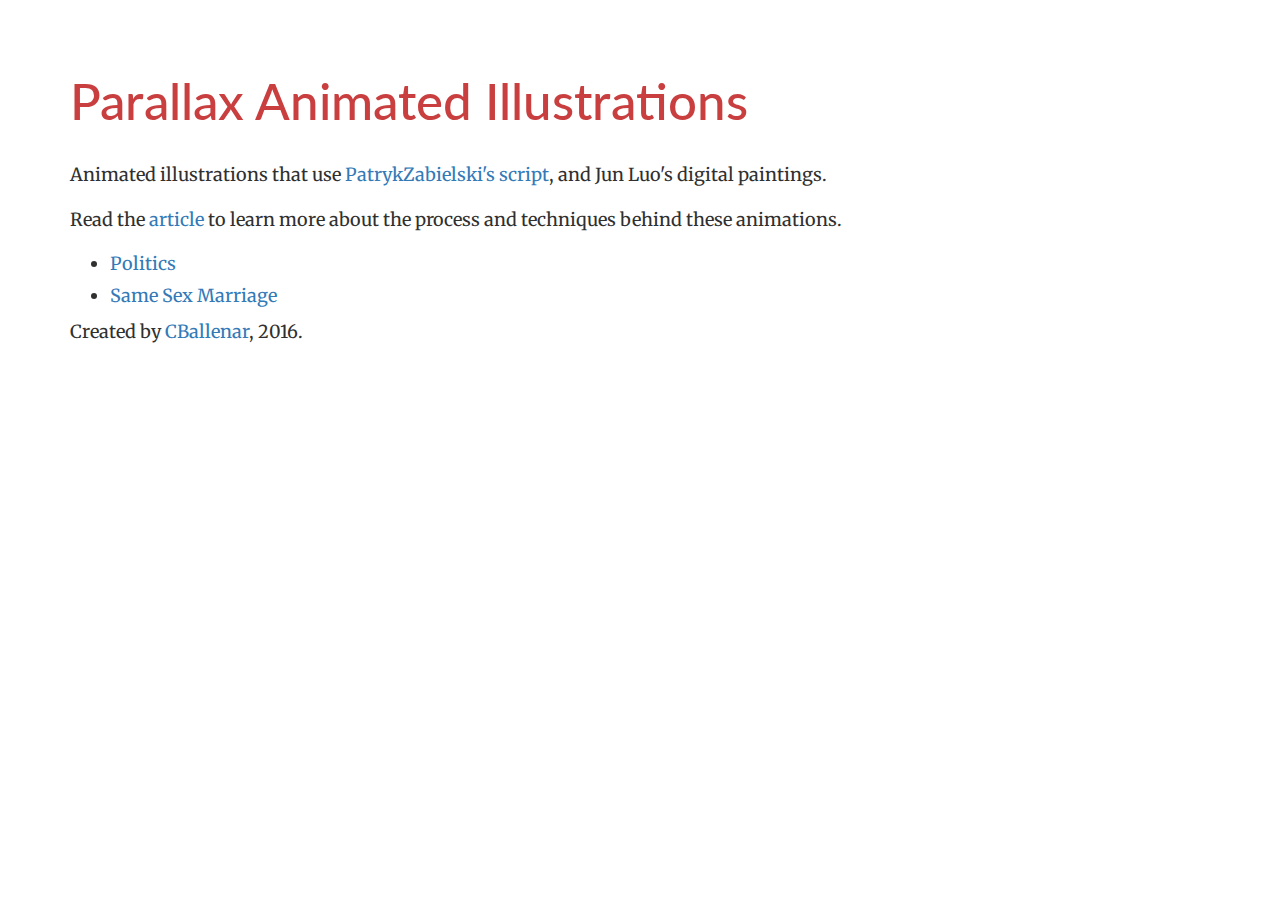
<file: index.html>
<!DOCTYPE html>
<html lang="en">
<head>
  <meta charset="UTF-8">
  <meta name="viewport" content="width=device-width, initial-scale=1.0">
  <title>Parallax Animated Illustrations</title>
  <meta name="author" content="CBallenar">
  <meta name="description" content="Animated illustrations that use @patrykzabielski's script, and Jun Luo's digital paintings.">
  <link rel="stylesheet" href="//maxcdn.bootstrapcdn.com/bootstrap/3.3.5/css/bootstrap.min.css">
  <link rel="stylesheet" href="main.css">
  <link href='https://fonts.googleapis.com/css?family=Merriweather:400,400italic,700|Lato:300' rel='stylesheet' type='text/css'>
</head>
<body>
  <div id='content'>
    <div class='container'>
      <section class='first-section'>
        <div class='row'>
          <div class='col-sm-12'>
            <h1>Parallax Animated Illustrations</h1>
          </div>
        </div>
        <div class='row'>
          <div class='col-sm-12'>
            <p>Animated illustrations that use <a href="https://twitter.com/PatrykZabielski">PatrykZabielski's script</a>, and Jun Luo's digital paintings.</p>
            <p>Read the <a href="https://cballenar.me/posts/2017/parallax-animated-illustrations">article</a> to learn more about the process and techniques behind these animations.</p>
            <ul>
              <li><a href="politics/">Politics</a></li>
              <li><a href="same-sex-marriage/">Same Sex Marriage</a></li>
            </ul>
            <p>Created by <a href="https://cballenar.me">CBallenar</a>, 2016.</p>
          </div>
        </div>
      </section>
    </div>
  </div>
</body>
</html>
</file>
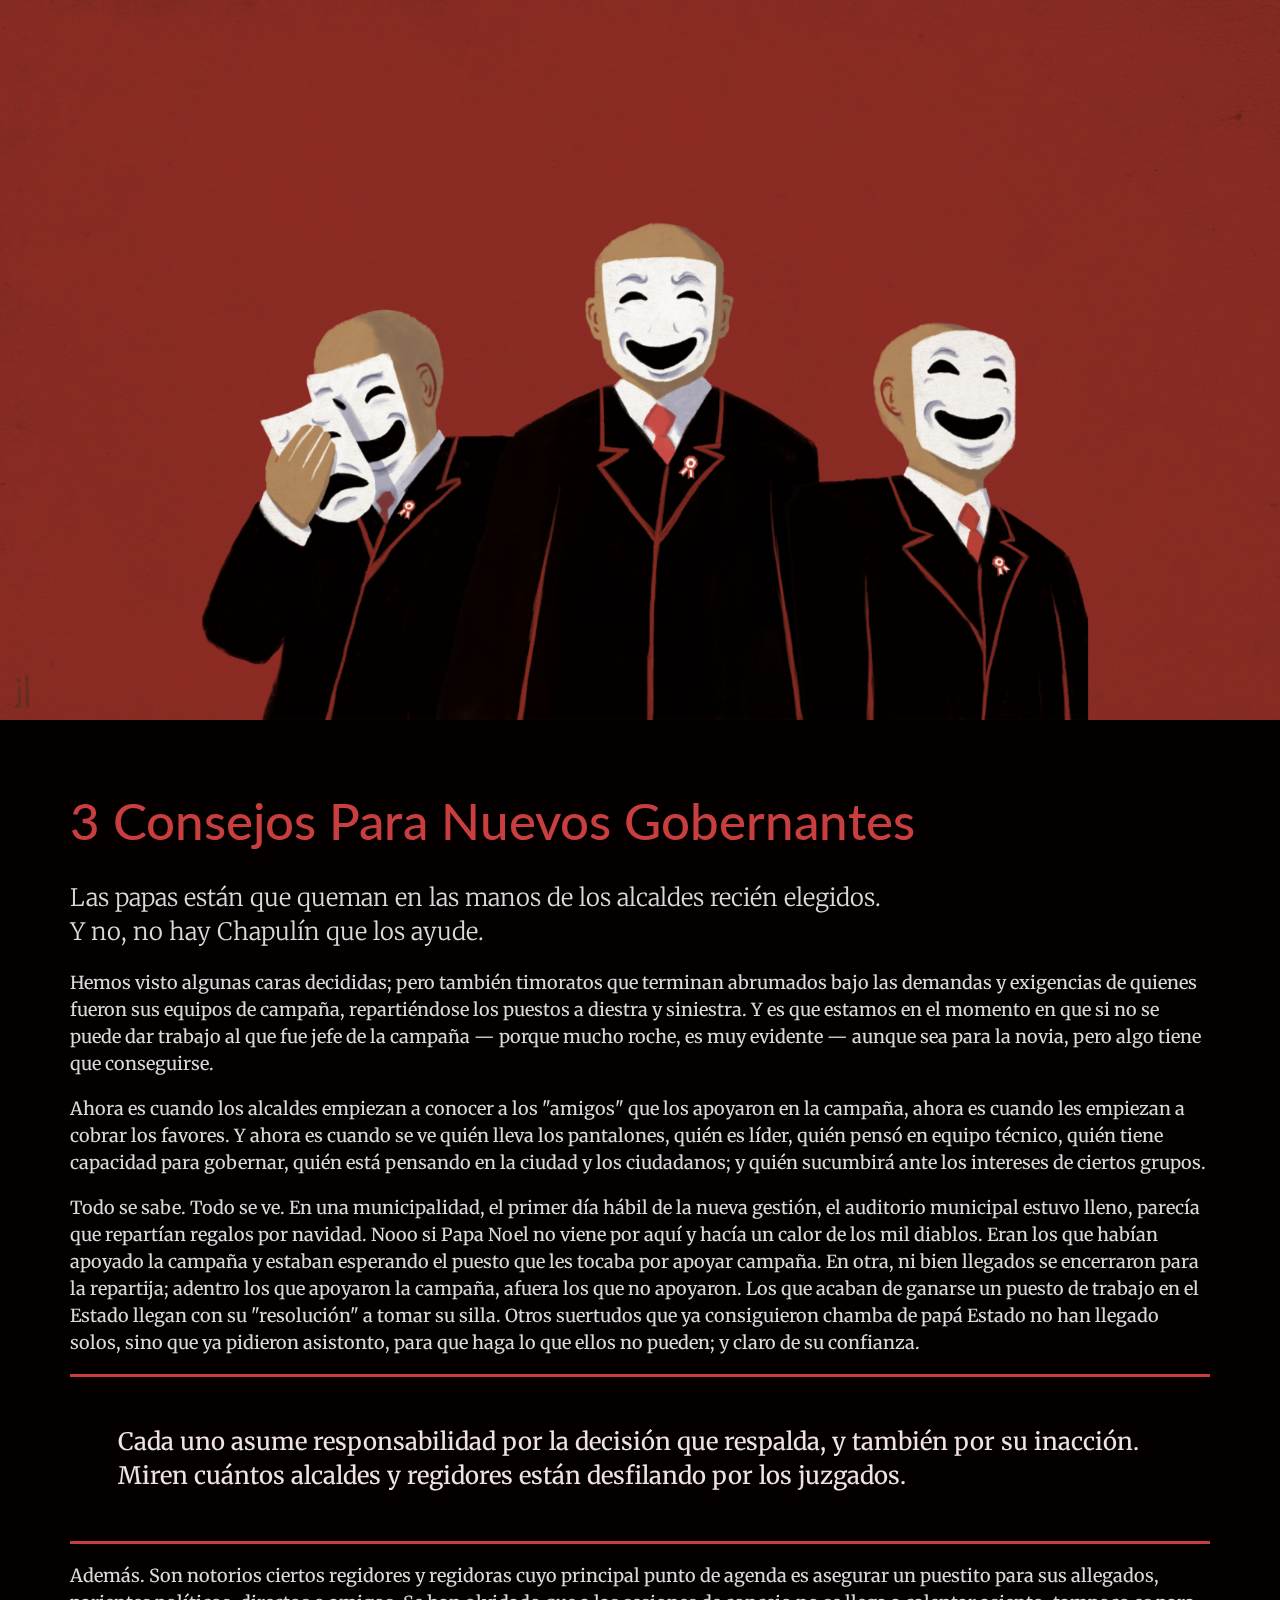
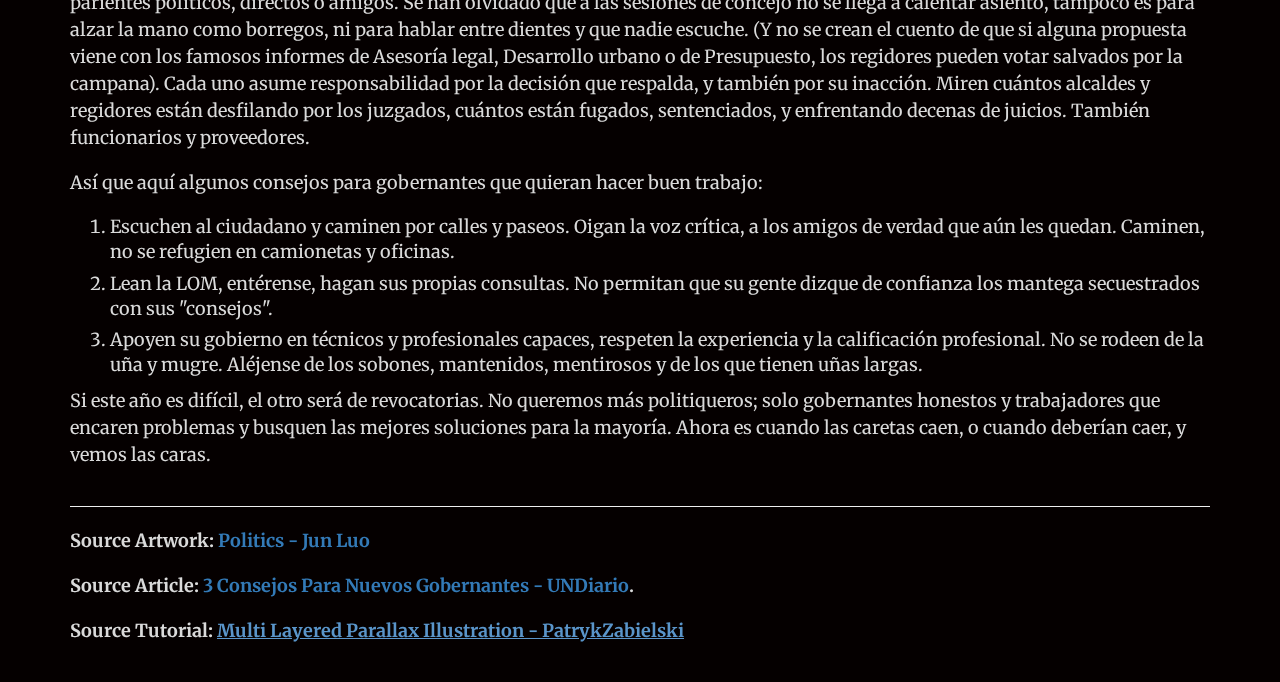
<file: politics/index.html>
<!DOCTYPE html>
<html class="animated fadeIn">
  <head>
    <link rel="stylesheet" href="//maxcdn.bootstrapcdn.com/bootstrap/3.3.5/css/bootstrap.min.css">
    <link rel="stylesheet" href="//cdnjs.cloudflare.com/ajax/libs/animate.css/3.2.3/animate.min.css">
    <link rel="stylesheet" href="main.css">
    <script src="main.js"></script>
    <meta name="viewport" content="width=device-width, initial-scale=1">
    <link href='https://fonts.googleapis.com/css?family=Merriweather:400,400italic,700|Lato:300' rel='stylesheet' type='text/css'>
  </head>
  <body>
    <div id='hero'>
      <div data-depth='0.3' data-type='parallax' class='layer layer-left' ></div>
      <div data-depth='0.5' data-type='parallax' class='layer layer-mid' ></div>
      <div data-depth='0.4' data-type='parallax' class='layer layer-right' ></div>
    </div>
    <div id='content'>
      <div class='container'>
        <section class='first-section'>
          <div class='row'>
            <div class='col-sm-12'>
              <h1>3 Consejos Para Nuevos Gobernantes</h1>
              <p class="lead">Las papas est&aacute;n que queman en las manos de los alcaldes reci&eacute;n elegidos. <br/>Y no, no hay Chapul&iacute;n que los ayude.</p>
            </div>
          </div>
          <div class='row'>
            <div class='col-sm-12'>
              <p>Hemos visto algunas caras decididas; pero tambi&eacute;n timoratos que terminan abrumados bajo las demandas y exigencias de quienes fueron sus equipos de campa&ntilde;a, reparti&eacute;ndose los puestos a diestra y siniestra. Y es que estamos en el momento en que si no se puede dar trabajo al que fue jefe de la campa&ntilde;a &mdash; porque mucho roche, es muy evidente &mdash; aunque sea para la novia, pero algo tiene que conseguirse.</p>
              <p>Ahora es cuando los alcaldes empiezan a conocer a los "amigos" que los apoyaron en la campa&ntilde;a, ahora es cuando les empiezan a cobrar los favores. Y ahora es cuando se ve qui&eacute;n lleva los pantalones, qui&eacute;n es l&iacute;der, qui&eacute;n pens&oacute; en equipo t&eacute;cnico, qui&eacute;n tiene capacidad para gobernar, qui&eacute;n est&aacute; pensando en la ciudad y los ciudadanos; y qui&eacute;n sucumbir&aacute; ante los intereses de ciertos grupos.</p>
              <p>Todo se sabe. Todo se ve. En una municipalidad, el primer d&iacute;a h&aacute;bil de la nueva gesti&oacute;n, el auditorio municipal estuvo lleno, parec&iacute;a que repart&iacute;an regalos por navidad. Nooo si Papa Noel no viene por aqu&iacute; y hac&iacute;a un calor de los mil diablos. Eran los que hab&iacute;an apoyado la campa&ntilde;a y estaban esperando el puesto que les tocaba por apoyar campa&ntilde;a. En otra, ni bien llegados se encerraron para la repartija; adentro los que apoyaron la campa&ntilde;a, afuera los que no apoyaron. Los que acaban de ganarse un puesto de trabajo en el Estado llegan con su "resoluci&oacute;n" a tomar su silla. Otros suertudos que ya consiguieron chamba de pap&aacute; Estado no han llegado solos, sino que ya pidieron asistonto, para que haga lo que ellos no pueden; y claro de su confianza.</p>
              <blockquote class="pull-quote">Cada uno asume responsabilidad por la decisi&oacute;n que respalda, y tambi&eacute;n por su inacci&oacute;n. Miren cu&aacute;ntos alcaldes y regidores est&aacute;n desfilando por los juzgados.</blockquote>
              <p>Adem&aacute;s. Son notorios ciertos regidores y regidoras cuyo principal punto de agenda es asegurar un puestito para sus allegados, parientes pol&iacute;ticos, directos o amigos. Se han olvidado que a las sesiones de concejo no se llega a calentar asiento, tampoco es para alzar la mano como borregos, ni para hablar entre dientes y que nadie escuche. (Y no se crean el cuento de que si alguna propuesta viene con los famosos informes de Asesor&iacute;a legal, Desarrollo urbano o de Presupuesto, los regidores pueden votar salvados por la campana). Cada uno asume responsabilidad por la decisi&oacute;n que respalda, y tambi&eacute;n por su inacci&oacute;n. Miren cu&aacute;ntos alcaldes y regidores est&aacute;n desfilando por los juzgados, cu&aacute;ntos est&aacute;n fugados, sentenciados, y enfrentando decenas de juicios. Tambi&eacute;n funcionarios y proveedores.</p>
              <p>As&iacute; que aqu&iacute; algunos consejos para gobernantes que quieran hacer buen trabajo:</p>
              <ol>
                <li>Escuchen al ciudadano y caminen por calles y paseos. Oigan la voz cr&iacute;tica, a los amigos de verdad que a&uacute;n les quedan. Caminen, no se refugien en camionetas y oficinas.</li>
                <li>Lean la LOM, ent&eacute;rense, hagan sus propias consultas. No permitan que su gente dizque de confianza los mantega secuestrados con sus "consejos".</li>
                <li>Apoyen su gobierno en t&eacute;cnicos y profesionales capaces, respeten la experiencia y la calificaci&oacute;n profesional. No se rodeen de la u&ntilde;a y mugre. Al&eacute;jense de los sobones, mantenidos, mentirosos y de los que tienen u&ntilde;as largas.</li>
              </ol>
              <p>Si este a&ntilde;o es dif&iacute;cil, el otro ser&aacute; de revocatorias. No queremos m&aacute;s politiqueros; solo gobernantes honestos y trabajadores que encaren problemas y busquen las mejores soluciones para la mayor&iacute;a. Ahora es cuando las caretas caen, o cuando deber&iacute;an caer, y vemos las caras.</p>
            </div>
          </div>
          <div class='row'>
            <div class='col-sm-12'>
              <hr>
              <p><strong>Source Artwork: <a href="http://jluodesign.com/works/2015/politics">Politics - Jun Luo</a></strong></p>
              <p><strong>Source Article: <a href="https://undiario.pe/2015/01/21/3-consejos-para-nuevos-gobernantes">3 Consejos Para Nuevos Gobernantes - UNDiario</a>.</strong></p>
              <p><strong>Source Tutorial: <a class='tutorial-link' href='https://medium.com/@PatrykZabielski/how-to-make-multi-layered-parallax-illustration-with-css-javascript-2b56883c3f27'>Multi Layered Parallax Illustration - PatrykZabielski</a></strong></p>
            </div>
          </div>
        </section>
      </div>
    </div>
  </body>
</html>
</file>
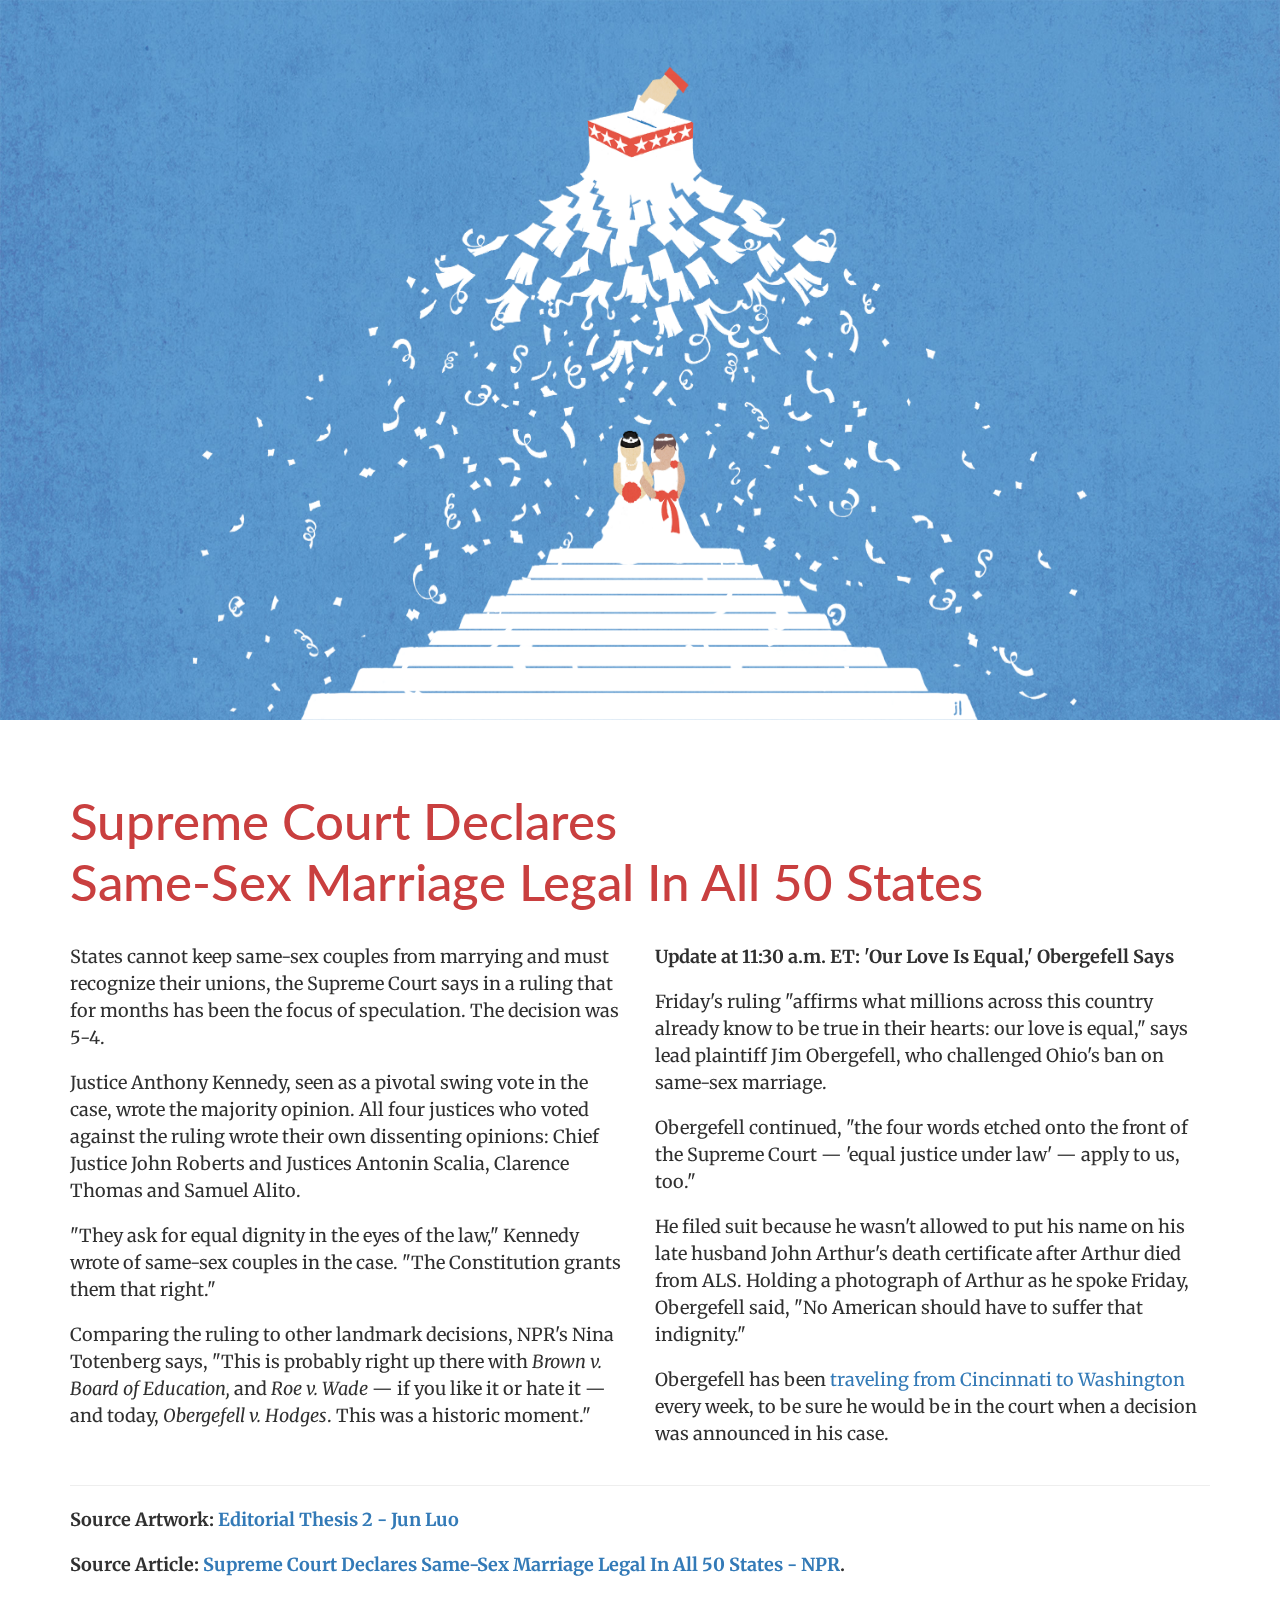
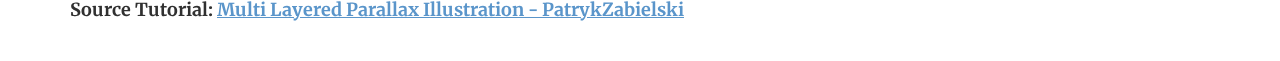
<file: same-sex-marriage/index.html>
<!DOCTYPE html>
<html class="animated fadeIn">
  <head>
    <link rel="stylesheet" href="//maxcdn.bootstrapcdn.com/bootstrap/3.3.5/css/bootstrap.min.css">
    <link rel="stylesheet" href="//cdnjs.cloudflare.com/ajax/libs/animate.css/3.2.3/animate.min.css">
    <link rel="stylesheet" href="main.css">
    <script src="main.js"></script>
    <meta name="viewport" content="width=device-width, initial-scale=1">
    <link href='https://fonts.googleapis.com/css?family=Merriweather:400,400italic,700|Lato:300' rel='stylesheet' type='text/css'>
  </head>
  <body>
    <div id='hero'>
      <div data-depth='-0.20' data-type='parallax' class='layer layer-confetti-1' ></div>
      <div data-depth='-0.15' data-type='parallax' class='layer layer-confetti-3' ></div>
      <div data-depth='0.50' data-type='parallax' class='layer layer-brides' ></div>
      <div data-depth='-0.05' data-type='parallax' class='layer layer-confetti-2' ></div>
      <div data-depth='-0.10' data-type='parallax' class='layer layer-confetti-4' ></div>
      <div data-depth='-0.10' data-type='parallax' class='layer layer-confetti-5' ></div>
      <div data-depth='-0.05' data-type='parallax' class='layer layer-confetti-6' ></div>
      <div data-depth='0.55' data-type='parallax' class='layer layer-stairs-8' ></div>
      <div data-depth='0.60' data-type='parallax' class='layer layer-stairs-7' ></div>
      <div data-depth='0.65' data-type='parallax' class='layer layer-stairs-6' ></div>
      <div data-depth='0.70' data-type='parallax' class='layer layer-stairs-5' ></div>
      <div data-depth='0.75' data-type='parallax' class='layer layer-stairs-4' ></div>
      <div data-depth='0.80' data-type='parallax' class='layer layer-stairs-3' ></div>
      <div data-depth='0.85' data-type='parallax' class='layer layer-stairs-2' ></div>
      <div data-depth='0.90' data-type='parallax' class='layer layer-stairs-1' ></div>
    </div>
    <div id='content'>
      <div class='container'>
        <section class='first-section'>
          <div class='row'>
            <div class='col-sm-12'>
              <h1>Supreme Court Declares<br class="title-break">Same-Sex Marriage Legal In All 50 States</h1>
            </div>
          </div>
          <div class='row'>
            <div class='col-sm-6'>
              <p>States cannot keep same-sex couples from marrying and must recognize their unions, the Supreme Court says in a ruling that for months has been the focus of speculation. The decision was 5-4.</p>
              <p>Justice Anthony Kennedy, seen as a pivotal swing vote in the case, wrote the majority opinion. All four justices who voted against the ruling wrote their own dissenting opinions: Chief Justice John Roberts and Justices Antonin Scalia, Clarence Thomas and Samuel Alito.</p>
              <p>"They ask for equal dignity in the eyes of the law," Kennedy wrote of same-sex couples in the case. "The Constitution grants them that right."</p>
              <p>Comparing the ruling to other landmark decisions, NPR's Nina Totenberg says, "This is probably right up there with <em>Brown v. Board of Education,</em> and <em>Roe v. Wade</em> &mdash; if you like it or hate it &mdash; and today, <em>Obergefell v. Hodges</em>. This was a historic moment."</p>
            </div>
            <div class='col-sm-6'>
              <p><strong><strong>Update at 11:30 a.m. ET: 'Our Love Is Equal,' Obergefell Says</strong></strong></p>
              <p>Friday's ruling "affirms what millions across this country already know to be true in their hearts: our love is equal," says lead plaintiff Jim Obergefell, who challenged Ohio's ban on same-sex marriage.</p>
              <p>Obergefell continued, "the four words etched onto the front of the Supreme Court &mdash; 'equal justice under law' &mdash; apply to us, too."</p>
              <p>He filed suit because he wasn't allowed to put his name on his late husband John Arthur's death certificate after Arthur died from ALS. Holding a photograph of Arthur as he spoke Friday, Obergefell said, "No American should have to suffer that indignity."</p>
              <p>Obergefell has been <a href="http://www.bucyrustelegraphforum.com/story/news/local/2015/06/19/ohios-sex-marriage-plaintiff-hear-decision-live/28976655/">traveling from Cincinnati to Washington</a> every week, to be sure he would be in the court when a decision was announced in his case.</p>
            </div>
          </div>
          <div class='row'>
            <div class='col-sm-12'>
              <hr>
              <p><strong>Source Artwork: <a href="http://jluodesign.com/works/2015/editorial-thesis-2">Editorial Thesis 2 - Jun Luo</a></strong></p>
              <p><strong>Source Article: <a href="http://www.npr.org/sections/thetwo-way/2015/06/26/417717613/supreme-court-rules-all-states-must-allow-same-sex-marriages">Supreme Court Declares Same-Sex Marriage Legal In All 50 States - NPR</a>.</strong></p>
              <p><strong>Source Tutorial: <a class='tutorial-link' href='https://medium.com/@PatrykZabielski/how-to-make-multi-layered-parallax-illustration-with-css-javascript-2b56883c3f27'>Multi Layered Parallax Illustration - PatrykZabielski</a></strong></p>
            </div>
          </div>
        </section>
      </div>
    </div>
  </body>
</html>
</file>
<file: main.css>
@charset "UTF-8";

/* brand & typography styles */
body {
    padding: 0;
    margin: 0;
    color: #303030;
    background-color: #fff;
    font-family: 'Merriweather', serif; }

h1, h2, h3, h4, h5, h6 {
    color: #c93f3f;
    font-family: 'Lato', sans-serif; }

h1 {
    font-size: 30px;
    line-height: 120%;
    margin-bottom: 30px; }

@media only screen and (min-width: 720px) {
    h1 { font-size: 4vw; } }

p {
    font-size: 18px;
    line-height: 150%;
    margin-bottom: 18px; }

li { font-size: 18px; line-height: 140%; }
li + li { margin-top: 6px; }

p.lead { font-size: 24px; }

.pull-quote {
    border-left: 0;
    padding: 2em;
    color: #F1E3E3;
    font-size: 24px;
    margin: 18px 0;
    border-top: 3px solid #c93f3f;
    border-bottom: 3px solid #c93f3f; }

.first-section { padding: 50px 0 20px 0; }

.text-header {
    font-size: 50px;
    text-align: center; }

.tutorial-link {
    color: #5a95ca;
    font-size: 18px;
    text-decoration: underline; }

.tutorial-link:hover { color: #e55342; }


/* Parallax effect styles
 *
 * Created by @patrykzabielski
 * Modified by @cballenar
 *
 */
#hero {
    overflow: hidden;
    position: relative;
    z-index: -2;
    background-size: cover;
    background-repeat: no-repeat;
}

.layer {
    background-position: bottom center;
    background-size: 110%;
    background-repeat: no-repeat;
    width: 100%;
    position: fixed;
    z-index: -1; }

    /* Adjustments to background size based on size of screen */
    @media only screen and (min-width: 840px) {
        .layer { background-size: 90%; } }

    @media only screen and (min-width: 960px) {
        .layer { background-size: 80%; } }

    @media only screen and (min-width: 1200px) {
        .layer { background-size: 70%; } }

/* set ratio of image to 16:9 by default */
#hero, .layer { padding-bottom: 56.25%; }

#content {
    position: relative;
    z-index: 1;
    /* Match body background color to hide illustrations */
    background-color: #fff;
}

/* change ratio to 1:1 on portrait devices */
@media screen and (orientation:portrait) {
    #hero, .layer { padding-bottom: 100%; } }
</file>
<file: politics/main.css>
@charset "UTF-8";

/* brand & typography styles */
body {
    padding: 0;
    margin: 0;
    color: #dadada;
    background-color: #050000;
    font-family: 'Merriweather', serif; }

h1, h2, h3, h4, h5, h6 {
    color: #c93f3f;
    font-family: 'Lato', sans-serif; }

h1 {
    font-size: 30px;
    line-height: 120%;
    margin-bottom: 30px; }

@media only screen and (min-width: 720px) {
    h1 { font-size: 4vw; } }

p {
    font-size: 18px;
    line-height: 150%;
    margin-bottom: 18px; }

li { font-size: 18px; line-height: 140%; }
li + li { margin-top: 6px; }

p.lead { font-size: 24px; }

.pull-quote {
    border-left: 0;
    padding: 2em;
    color: #F1E3E3;
    font-size: 24px;
    margin: 18px 0;
    border-top: 3px solid #c93f3f;
    border-bottom: 3px solid #c93f3f; }

.first-section { padding: 50px 0 20px 0; }

.text-header {
    font-size: 50px;
    text-align: center; }

.tutorial-link {
    color: #5a95ca;
    font-size: 18px;
    text-decoration: underline; }

.tutorial-link:hover { color: #e55342; }


/* Parallax effect styles
 *
 * Created by @patrykzabielski
 * Modified by @cballenar
 *
 */
#hero {
    overflow: hidden;
    position: relative;
    z-index: -2;
    background-size: cover;
    background-repeat: no-repeat;
    background-image: url("bg.jpg"); }

.layer {
    background-position: bottom center;
    background-size: 110%;
    background-repeat: no-repeat;
    width: 100%;
    position: fixed;
    z-index: -1; }

    /* Adjustments to background size based on size of screen */
    @media only screen and (min-width: 840px) {
        .layer { background-size: 90%; } }

    @media only screen and (min-width: 960px) {
        .layer { background-size: 80%; } }

    @media only screen and (min-width: 1200px) {
        .layer { background-size: 70%; } }

/* set ratio of image to 16:9 by default */
#hero, .layer { padding-bottom: 56.25%; }

/* change ratio to 1:1 on portrait devices */
@media screen and (orientation:portrait) {
    #hero, .layer { padding-bottom: 100%; } }

/* set background images */
.layer-mid { background-image: url("mid.png"); }
.layer-left { background-image: url("left.png"); }
.layer-right { background-image: url("right.png"); }
</file>
<file: same-sex-marriage/main.css>
@charset "UTF-8";

/* brand & typography styles */
body {
    padding: 0;
    margin: 0;
    color: #303030;
    background-color: #fff;
    font-family: 'Merriweather', serif; }

h1, h2, h3, h4, h5, h6 {
    color: #c93f3f;
    font-family: 'Lato', sans-serif; }

h1 {
    font-size: 30px;
    line-height: 120%;
    margin-bottom: 30px; }

@media only screen and (min-width: 720px) {
    h1 { font-size: 4vw; } }

p {
    font-size: 18px;
    line-height: 150%;
    margin-bottom: 18px; }

.first-section { padding: 50px 0 20px 0; }

.text-header {
    font-size: 50px;
    text-align: center; }

.tutorial-link {
    color: #5a95ca;
    font-size: 18px;
    text-decoration: underline; }

.tutorial-link:hover { color: #e55342; }


/* Parallax effect styles
 *
 * Created by @patrykzabielski
 * Modified by @cballenar
 *
 */
#hero {
    overflow: hidden;
    position: relative;
    z-index: -2;
    background-size: cover;
    background-repeat: no-repeat;
    background-image: url("bg.jpg"); }

.layer {
    background-position: bottom center;
    background-size: 110%;
    background-repeat: no-repeat;
    width: 100%;
    position: fixed;
    z-index: -1; }

    /* Adjustments to background size based on size of screen */
    @media only screen and (min-width: 840px) {
        .layer { background-size: 90%; } }

    @media only screen and (min-width: 960px) {
        .layer { background-size: 80%; } }

    @media only screen and (min-width: 1200px) {
        .layer { background-size: 70%; } }

/* set ratio of image to 16:9 by default */
#hero, .layer { padding-bottom: 56.25%; }

/* change ratio to 1:1 on portrait devices */
@media screen and (orientation:portrait) {
    #hero, .layer { padding-bottom: 100%; } }

/* set background images */
.layer-brides { background-image: url("brides.png"); }
.layer-stairs-1 { background-image: url("stairs-1.png"); }
.layer-stairs-2 { background-image: url("stairs-2.png"); }
.layer-stairs-3 { background-image: url("stairs-3.png"); }
.layer-stairs-4 { background-image: url("stairs-4.png"); }
.layer-stairs-5 { background-image: url("stairs-5.png"); }
.layer-stairs-6 { background-image: url("stairs-6.png"); }
.layer-stairs-7 { background-image: url("stairs-7.png"); }
.layer-stairs-8 { background-image: url("stairs-8.png"); }
.layer-confetti-1 { background-image: url("confetti-1.png"); }
.layer-confetti-2 { background-image: url("confetti-2.png"); }
.layer-confetti-3 { background-image: url("confetti-3.png"); }
.layer-confetti-4 { background-image: url("confetti-4.png"); }
.layer-confetti-5 { background-image: url("confetti-5.png"); }
.layer-confetti-6 { background-image: url("confetti-6.png"); }
</file>
